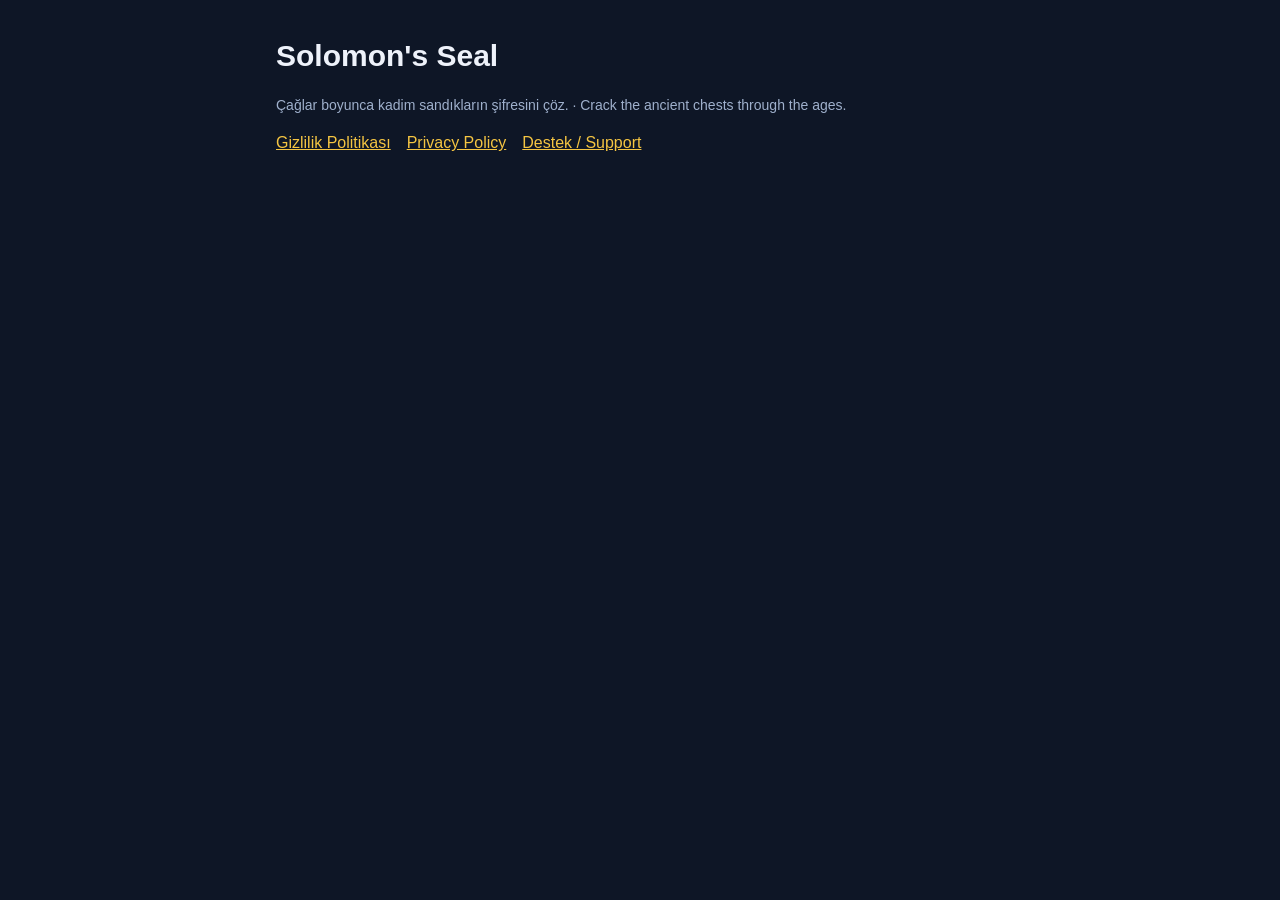
<file: index.html>
<!doctype html><html lang="tr"><head><meta charset="utf-8"><meta name="viewport" content="width=device-width,initial-scale=1">
<title>Solomon's Seal</title><link rel="stylesheet" href="style.css"></head><body><main>
<h1>Solomon's Seal</h1><p class="muted">Çağlar boyunca kadim sandıkların şifresini çöz. · Crack the ancient chests through the ages.</p>
<nav><a href="privacy.html">Gizlilik Politikası</a><a href="privacy.html#en">Privacy Policy</a><a href="support.html">Destek / Support</a></nav>
</main></body></html>
</file>
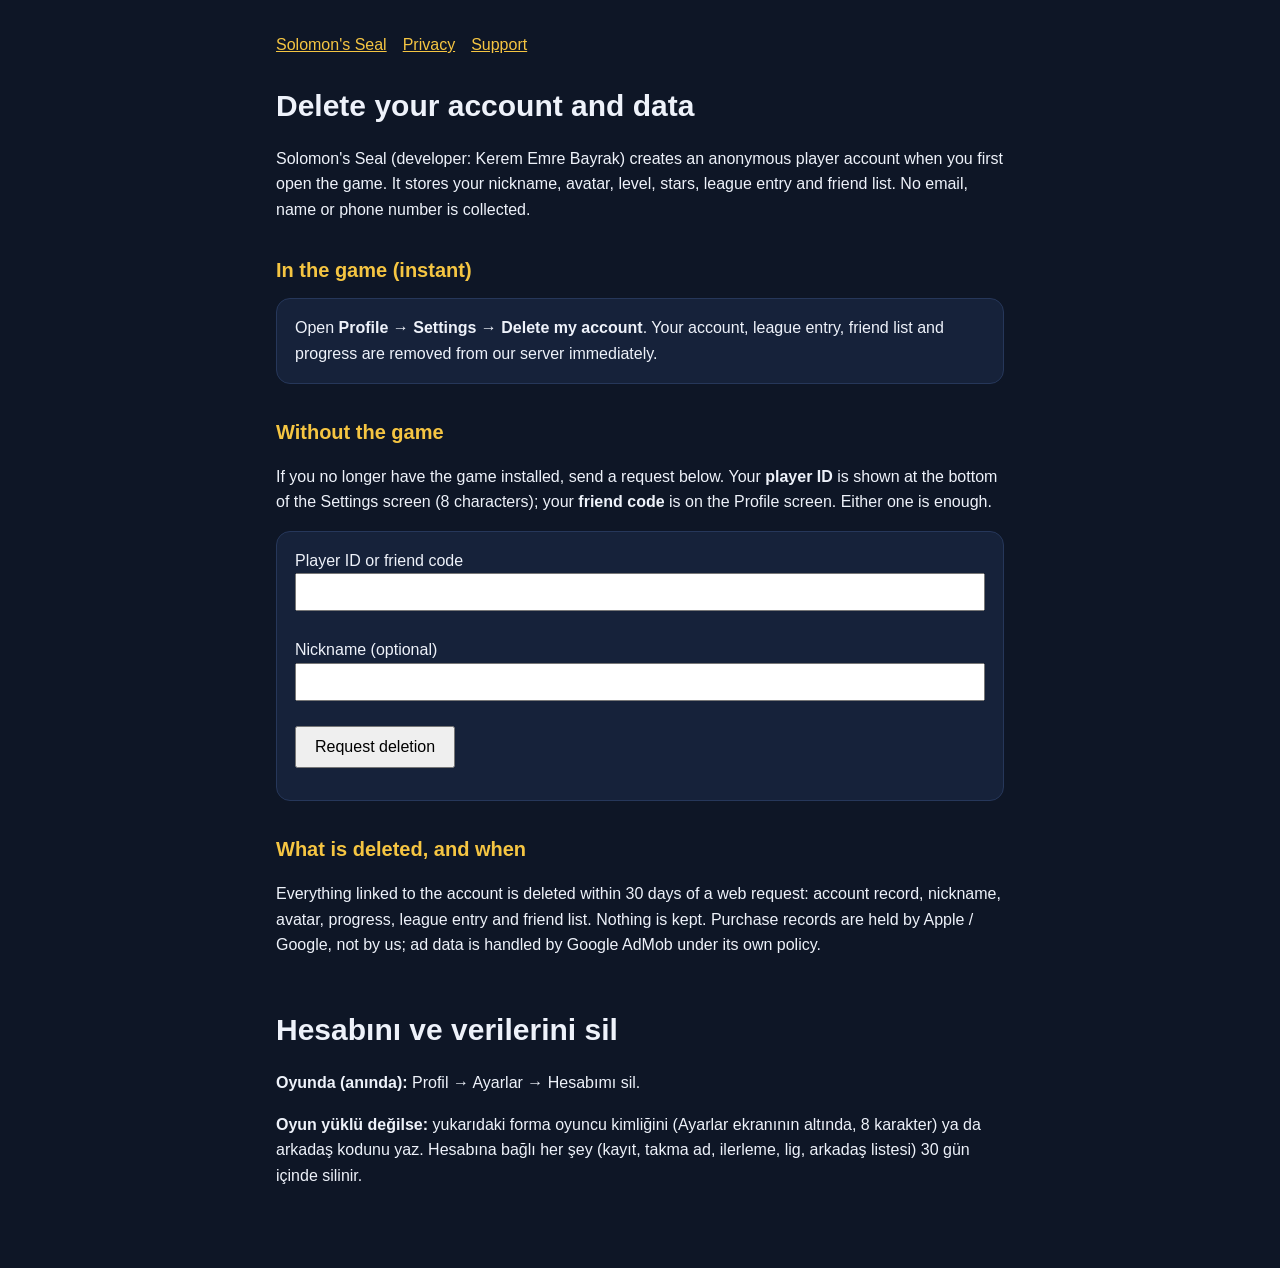
<file: delete-account.html>
<!doctype html><html lang="en"><head><meta charset="utf-8"><meta name="viewport" content="width=device-width,initial-scale=1">
<title>Solomon's Seal – Delete account</title><link rel="stylesheet" href="style.css"></head><body><main>
<nav><a href="index.html">Solomon's Seal</a><a href="privacy.html">Privacy</a><a href="support.html">Support</a></nav>
<h1>Delete your account and data</h1>
<p>Solomon's Seal (developer: Kerem Emre Bayrak) creates an anonymous player account when you first open the game. It stores your nickname, avatar, level, stars, league entry and friend list. No email, name or phone number is collected.</p>

<h2>In the game (instant)</h2>
<div class="card">Open <b>Profile → Settings → Delete my account</b>. Your account, league entry, friend list and progress are removed from our server immediately.</div>

<h2>Without the game</h2>
<p>If you no longer have the game installed, send a request below. Your <b>player ID</b> is shown at the bottom of the Settings screen (8 characters); your <b>friend code</b> is on the Profile screen. Either one is enough.</p>
<form id="f" class="card">
  <label>Player ID or friend code<br><input id="player" required maxlength="64" style="width:100%;padding:8px;font-size:16px"></label><br><br>
  <label>Nickname (optional)<br><input id="nick" maxlength="40" style="width:100%;padding:8px;font-size:16px"></label><br><br>
  <button type="submit" style="padding:10px 18px;font-size:16px">Request deletion</button>
  <p id="msg"></p>
</form>
<h2>What is deleted, and when</h2>
<p>Everything linked to the account is deleted within 30 days of a web request: account record, nickname, avatar, progress, league entry and friend list. Nothing is kept. Purchase records are held by Apple / Google, not by us; ad data is handled by Google AdMob under its own policy.</p>

<h1 style="margin-top:48px">Hesabını ve verilerini sil</h1>
<p><b>Oyunda (anında):</b> Profil → Ayarlar → Hesabımı sil.</p>
<p><b>Oyun yüklü değilse:</b> yukarıdaki forma oyuncu kimliğini (Ayarlar ekranının altında, 8 karakter) ya da arkadaş kodunu yaz. Hesabına bağlı her şey (kayıt, takma ad, ilerleme, lig, arkadaş listesi) 30 gün içinde silinir.</p>
<script>
document.getElementById('f').addEventListener('submit', async e => {
  e.preventDefault();
  const m = document.getElementById('msg'); m.textContent = 'Sending…';
  try {
    const r = await fetch('https://igdehohurzrvleicydkz.supabase.co/rest/v1/rpc/cm_request_deletion', {
      method: 'POST',
      headers: { 'Content-Type': 'application/json', apikey: 'sb_publishable_SldLYTtd3wYg4Erbq1eQQA_RWgRpoZE' },
      body: JSON.stringify({ p_player: document.getElementById('player').value, p_nick: document.getElementById('nick').value || null, p_note: 'web' })
    });
    const ok = r.ok && (await r.json()) === true;
    m.textContent = ok ? 'Request received. Your data will be deleted within 30 days.' : 'Something went wrong. Please check the ID and try again.';
  } catch { m.textContent = 'Network error. Please try again.'; }
});
</script>
</main></body></html>
</file>
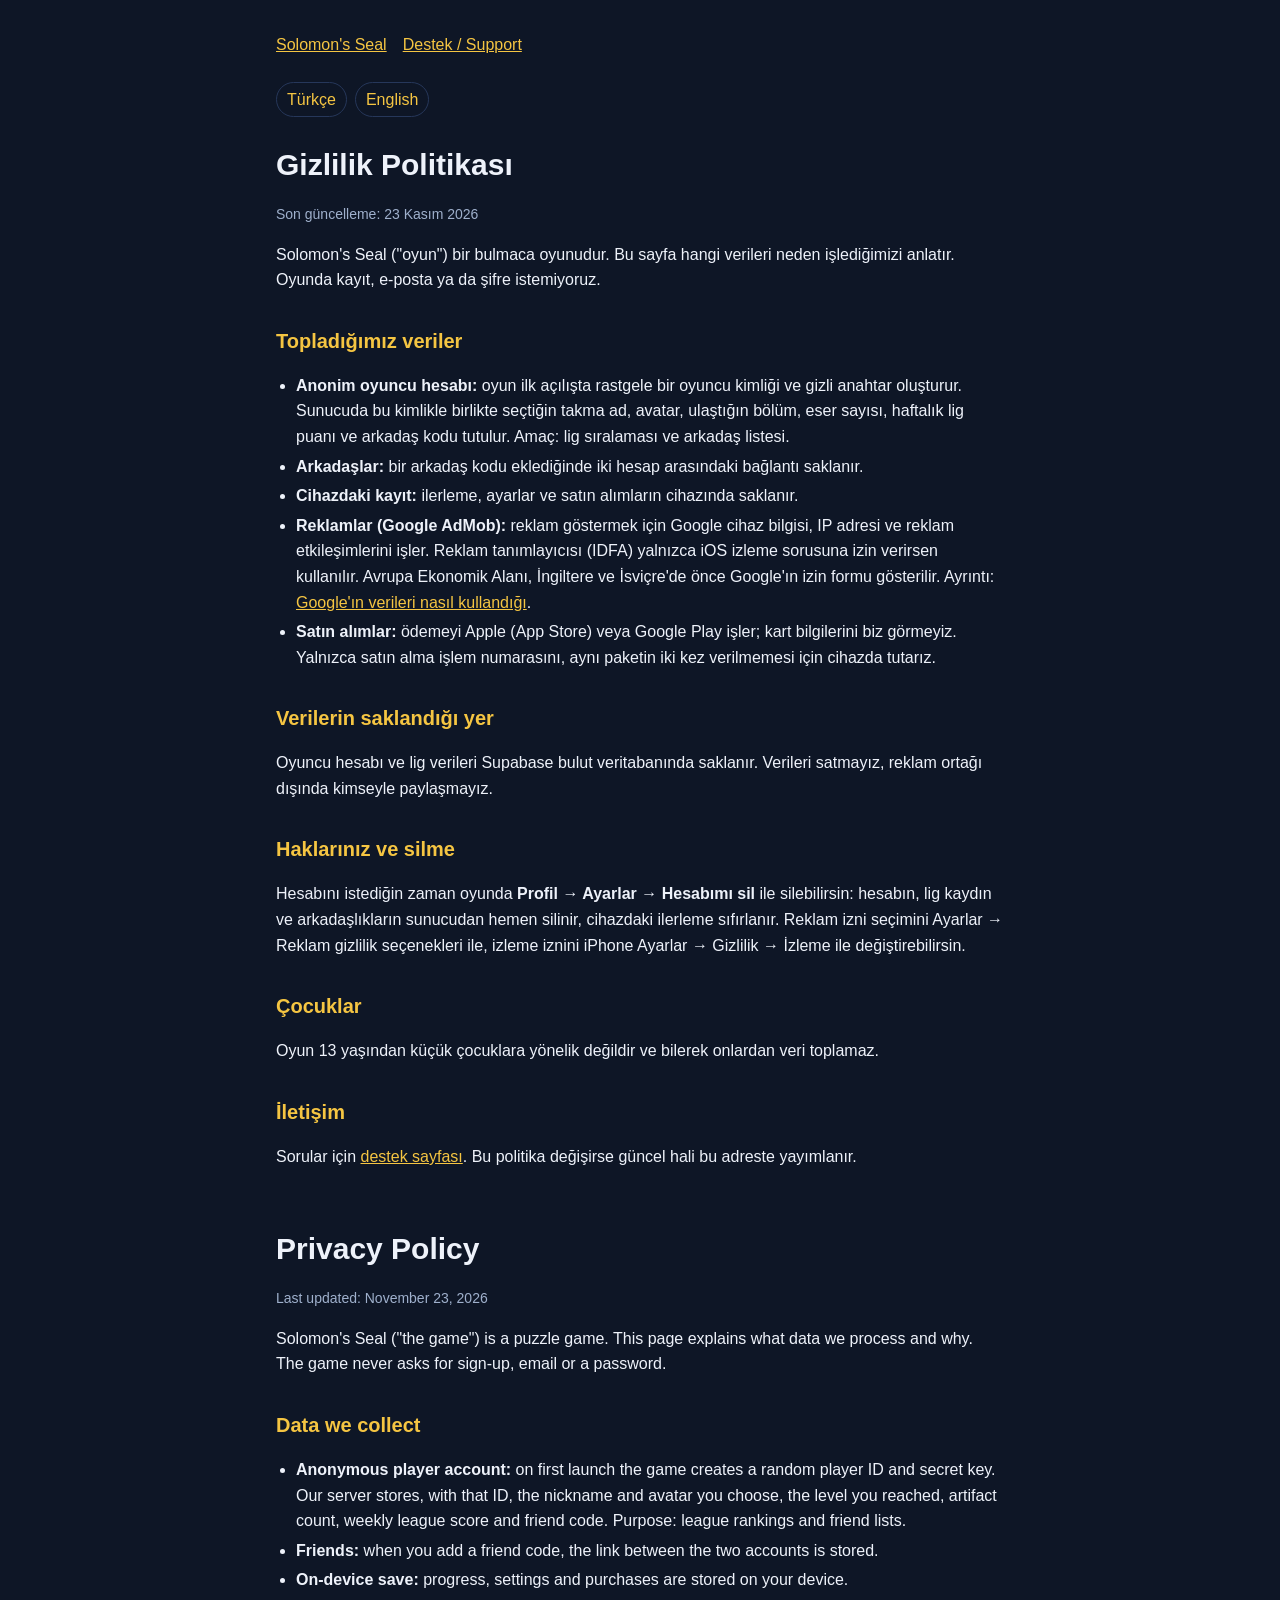
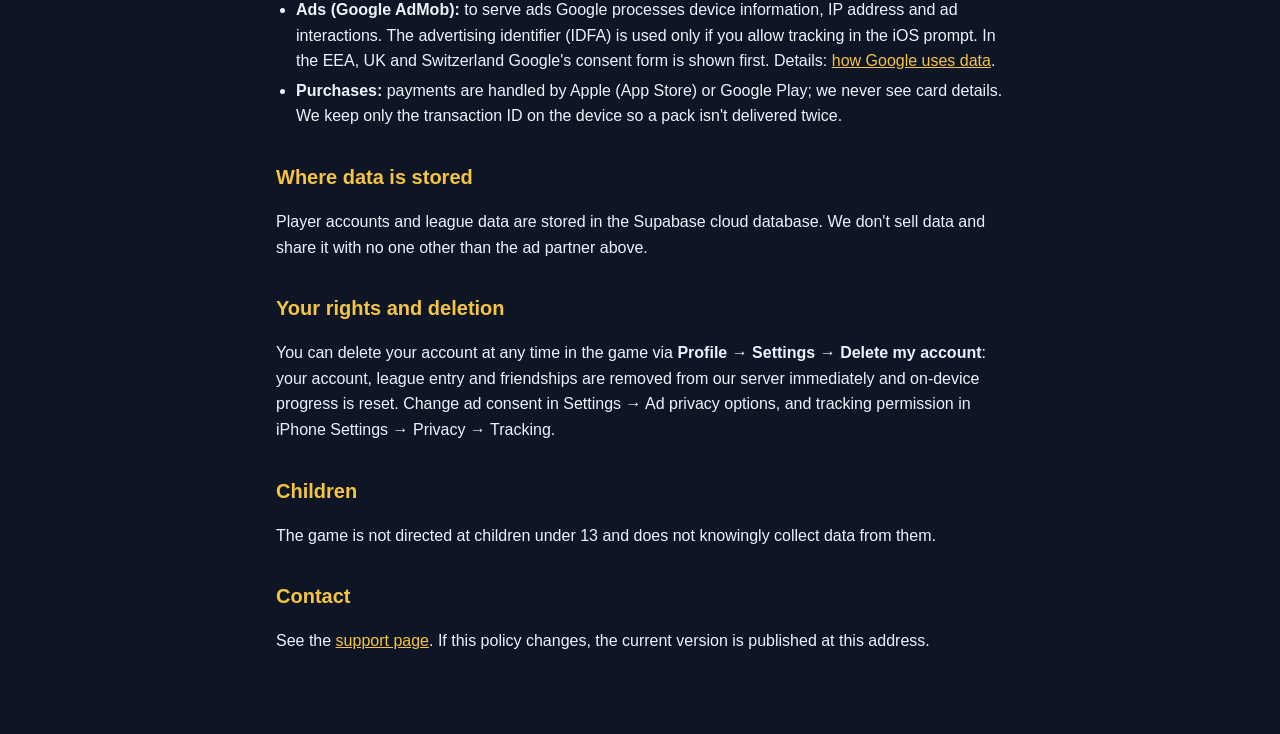
<file: privacy.html>
<!doctype html><html lang="tr"><head><meta charset="utf-8"><meta name="viewport" content="width=device-width,initial-scale=1">
<title>Solomon's Seal Gizlilik</title><link rel="stylesheet" href="style.css"></head><body><main>
<nav><a href="index.html">Solomon's Seal</a><a href="support.html">Destek / Support</a></nav>
<div class="lang"><a href="#tr">Türkçe</a><a href="#en">English</a></div>
<h1 id="tr">Gizlilik Politikası</h1><p class="muted">Son güncelleme: 23 Kasım 2026</p>
<p>Solomon's Seal ("oyun") bir bulmaca oyunudur. Bu sayfa hangi verileri neden işlediğimizi anlatır. Oyunda kayıt, e-posta ya da şifre istemiyoruz.</p>
<h2>Topladığımız veriler</h2>
<ul>
<li><b>Anonim oyuncu hesabı:</b> oyun ilk açılışta rastgele bir oyuncu kimliği ve gizli anahtar oluşturur. Sunucuda bu kimlikle birlikte seçtiğin takma ad, avatar, ulaştığın bölüm, eser sayısı, haftalık lig puanı ve arkadaş kodu tutulur. Amaç: lig sıralaması ve arkadaş listesi.</li>
<li><b>Arkadaşlar:</b> bir arkadaş kodu eklediğinde iki hesap arasındaki bağlantı saklanır.</li>
<li><b>Cihazdaki kayıt:</b> ilerleme, ayarlar ve satın alımların cihazında saklanır.</li>
<li><b>Reklamlar (Google AdMob):</b> reklam göstermek için Google cihaz bilgisi, IP adresi ve reklam etkileşimlerini işler. Reklam tanımlayıcısı (IDFA) yalnızca iOS izleme sorusuna izin verirsen kullanılır. Avrupa Ekonomik Alanı, İngiltere ve İsviçre'de önce Google'ın izin formu gösterilir. Ayrıntı: <a href="https://policies.google.com/technologies/partner-sites">Google'ın verileri nasıl kullandığı</a>.</li>
<li><b>Satın alımlar:</b> ödemeyi Apple (App Store) veya Google Play işler; kart bilgilerini biz görmeyiz. Yalnızca satın alma işlem numarasını, aynı paketin iki kez verilmemesi için cihazda tutarız.</li>
</ul>
<h2>Verilerin saklandığı yer</h2>
<p>Oyuncu hesabı ve lig verileri Supabase bulut veritabanında saklanır. Verileri satmayız, reklam ortağı dışında kimseyle paylaşmayız.</p>
<h2>Haklarınız ve silme</h2>
<p>Hesabını istediğin zaman oyunda <b>Profil → Ayarlar → Hesabımı sil</b> ile silebilirsin: hesabın, lig kaydın ve arkadaşlıkların sunucudan hemen silinir, cihazdaki ilerleme sıfırlanır. Reklam izni seçimini Ayarlar → Reklam gizlilik seçenekleri ile, izleme iznini iPhone Ayarlar → Gizlilik → İzleme ile değiştirebilirsin.</p>
<h2>Çocuklar</h2>
<p>Oyun 13 yaşından küçük çocuklara yönelik değildir ve bilerek onlardan veri toplamaz.</p>
<h2>İletişim</h2>
<p>Sorular için <a href="support.html">destek sayfası</a>. Bu politika değişirse güncel hali bu adreste yayımlanır.</p>

<h1 id="en" style="margin-top:56px">Privacy Policy</h1><p class="muted">Last updated: November 23, 2026</p>
<p>Solomon's Seal ("the game") is a puzzle game. This page explains what data we process and why. The game never asks for sign-up, email or a password.</p>
<h2>Data we collect</h2>
<ul>
<li><b>Anonymous player account:</b> on first launch the game creates a random player ID and secret key. Our server stores, with that ID, the nickname and avatar you choose, the level you reached, artifact count, weekly league score and friend code. Purpose: league rankings and friend lists.</li>
<li><b>Friends:</b> when you add a friend code, the link between the two accounts is stored.</li>
<li><b>On-device save:</b> progress, settings and purchases are stored on your device.</li>
<li><b>Ads (Google AdMob):</b> to serve ads Google processes device information, IP address and ad interactions. The advertising identifier (IDFA) is used only if you allow tracking in the iOS prompt. In the EEA, UK and Switzerland Google's consent form is shown first. Details: <a href="https://policies.google.com/technologies/partner-sites">how Google uses data</a>.</li>
<li><b>Purchases:</b> payments are handled by Apple (App Store) or Google Play; we never see card details. We keep only the transaction ID on the device so a pack isn't delivered twice.</li>
</ul>
<h2>Where data is stored</h2>
<p>Player accounts and league data are stored in the Supabase cloud database. We don't sell data and share it with no one other than the ad partner above.</p>
<h2>Your rights and deletion</h2>
<p>You can delete your account at any time in the game via <b>Profile → Settings → Delete my account</b>: your account, league entry and friendships are removed from our server immediately and on-device progress is reset. Change ad consent in Settings → Ad privacy options, and tracking permission in iPhone Settings → Privacy → Tracking.</p>
<h2>Children</h2>
<p>The game is not directed at children under 13 and does not knowingly collect data from them.</p>
<h2>Contact</h2>
<p>See the <a href="support.html">support page</a>. If this policy changes, the current version is published at this address.</p>
</main></body></html>
</file>
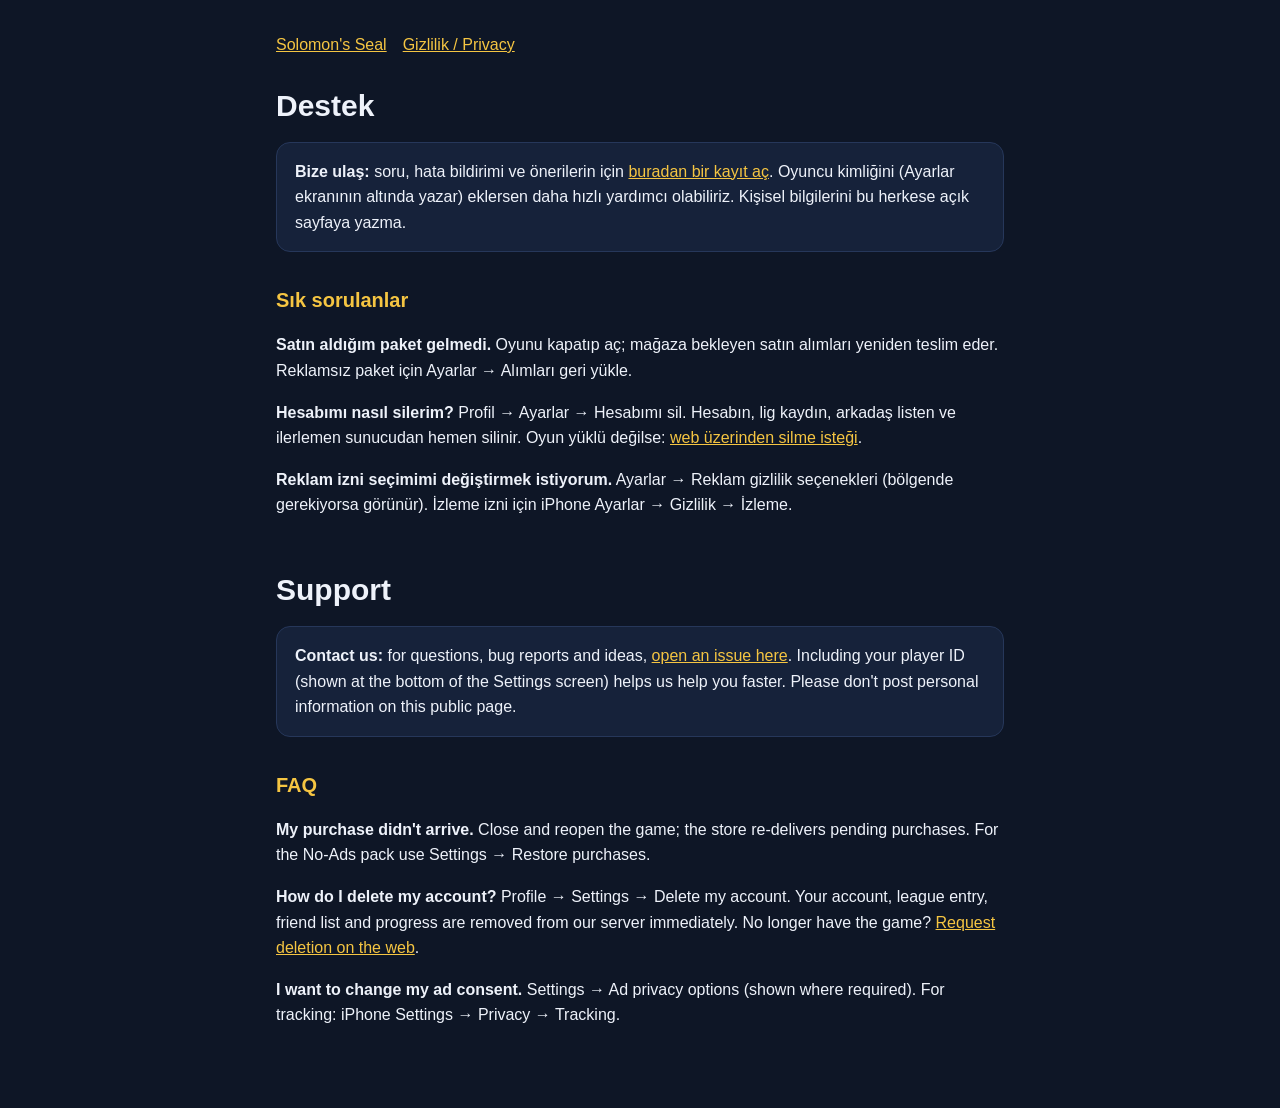
<file: support.html>
<!doctype html><html lang="tr"><head><meta charset="utf-8"><meta name="viewport" content="width=device-width,initial-scale=1">
<title>Solomon's Seal Destek</title><link rel="stylesheet" href="style.css"></head><body><main>
<nav><a href="index.html">Solomon's Seal</a><a href="privacy.html">Gizlilik / Privacy</a></nav>
<h1>Destek</h1>
<div class="card"><b>Bize ulaş:</b> soru, hata bildirimi ve önerilerin için <a href="https://github.com/bayrakerem/solomons-seal/issues/new">buradan bir kayıt aç</a>. Oyuncu kimliğini (Ayarlar ekranının altında yazar) eklersen daha hızlı yardımcı olabiliriz. Kişisel bilgilerini bu herkese açık sayfaya yazma.</div>
<h2>Sık sorulanlar</h2>
<p><b>Satın aldığım paket gelmedi.</b> Oyunu kapatıp aç; mağaza bekleyen satın alımları yeniden teslim eder. Reklamsız paket için Ayarlar → Alımları geri yükle.</p>
<p><b>Hesabımı nasıl silerim?</b> Profil → Ayarlar → Hesabımı sil. Hesabın, lig kaydın, arkadaş listen ve ilerlemen sunucudan hemen silinir. Oyun yüklü değilse: <a href="delete-account.html">web üzerinden silme isteği</a>.</p>
<p><b>Reklam izni seçimimi değiştirmek istiyorum.</b> Ayarlar → Reklam gizlilik seçenekleri (bölgende gerekiyorsa görünür). İzleme izni için iPhone Ayarlar → Gizlilik → İzleme.</p>
<h1 id="en" style="margin-top:48px">Support</h1>
<div class="card"><b>Contact us:</b> for questions, bug reports and ideas, <a href="https://github.com/bayrakerem/solomons-seal/issues/new">open an issue here</a>. Including your player ID (shown at the bottom of the Settings screen) helps us help you faster. Please don't post personal information on this public page.</div>
<h2>FAQ</h2>
<p><b>My purchase didn't arrive.</b> Close and reopen the game; the store re-delivers pending purchases. For the No-Ads pack use Settings → Restore purchases.</p>
<p><b>How do I delete my account?</b> Profile → Settings → Delete my account. Your account, league entry, friend list and progress are removed from our server immediately. No longer have the game? <a href="delete-account.html">Request deletion on the web</a>.</p>
<p><b>I want to change my ad consent.</b> Settings → Ad privacy options (shown where required). For tracking: iPhone Settings → Privacy → Tracking.</p>
</main></body></html>
</file>
<file: style.css>
:root{--bg:#0e1626;--card:#16223a;--ink:#eef2fa;--muted:#9fb0cc;--gold:#f5c542;--line:#26375a}
*{box-sizing:border-box}body{margin:0;background:var(--bg);color:var(--ink);font:16px/1.6 -apple-system,BlinkMacSystemFont,"Segoe UI",Roboto,sans-serif}
main{max-width:760px;margin:0 auto;padding:32px 16px 64px}h1{font-size:30px;margin:0 0 4px}h2{font-size:20px;margin:32px 0 8px;color:var(--gold)}
a{color:var(--gold)}.muted{color:var(--muted);font-size:14px}nav{display:flex;gap:16px;flex-wrap:wrap;margin:0 0 24px}
.card{background:var(--card);border:1px solid var(--line);border-radius:14px;padding:16px 18px;margin:12px 0}
.lang{display:flex;gap:8px;margin:8px 0 24px}.lang a{padding:4px 10px;border:1px solid var(--line);border-radius:999px;text-decoration:none}
ul{padding-left:20px}li{margin:4px 0}
</file>
